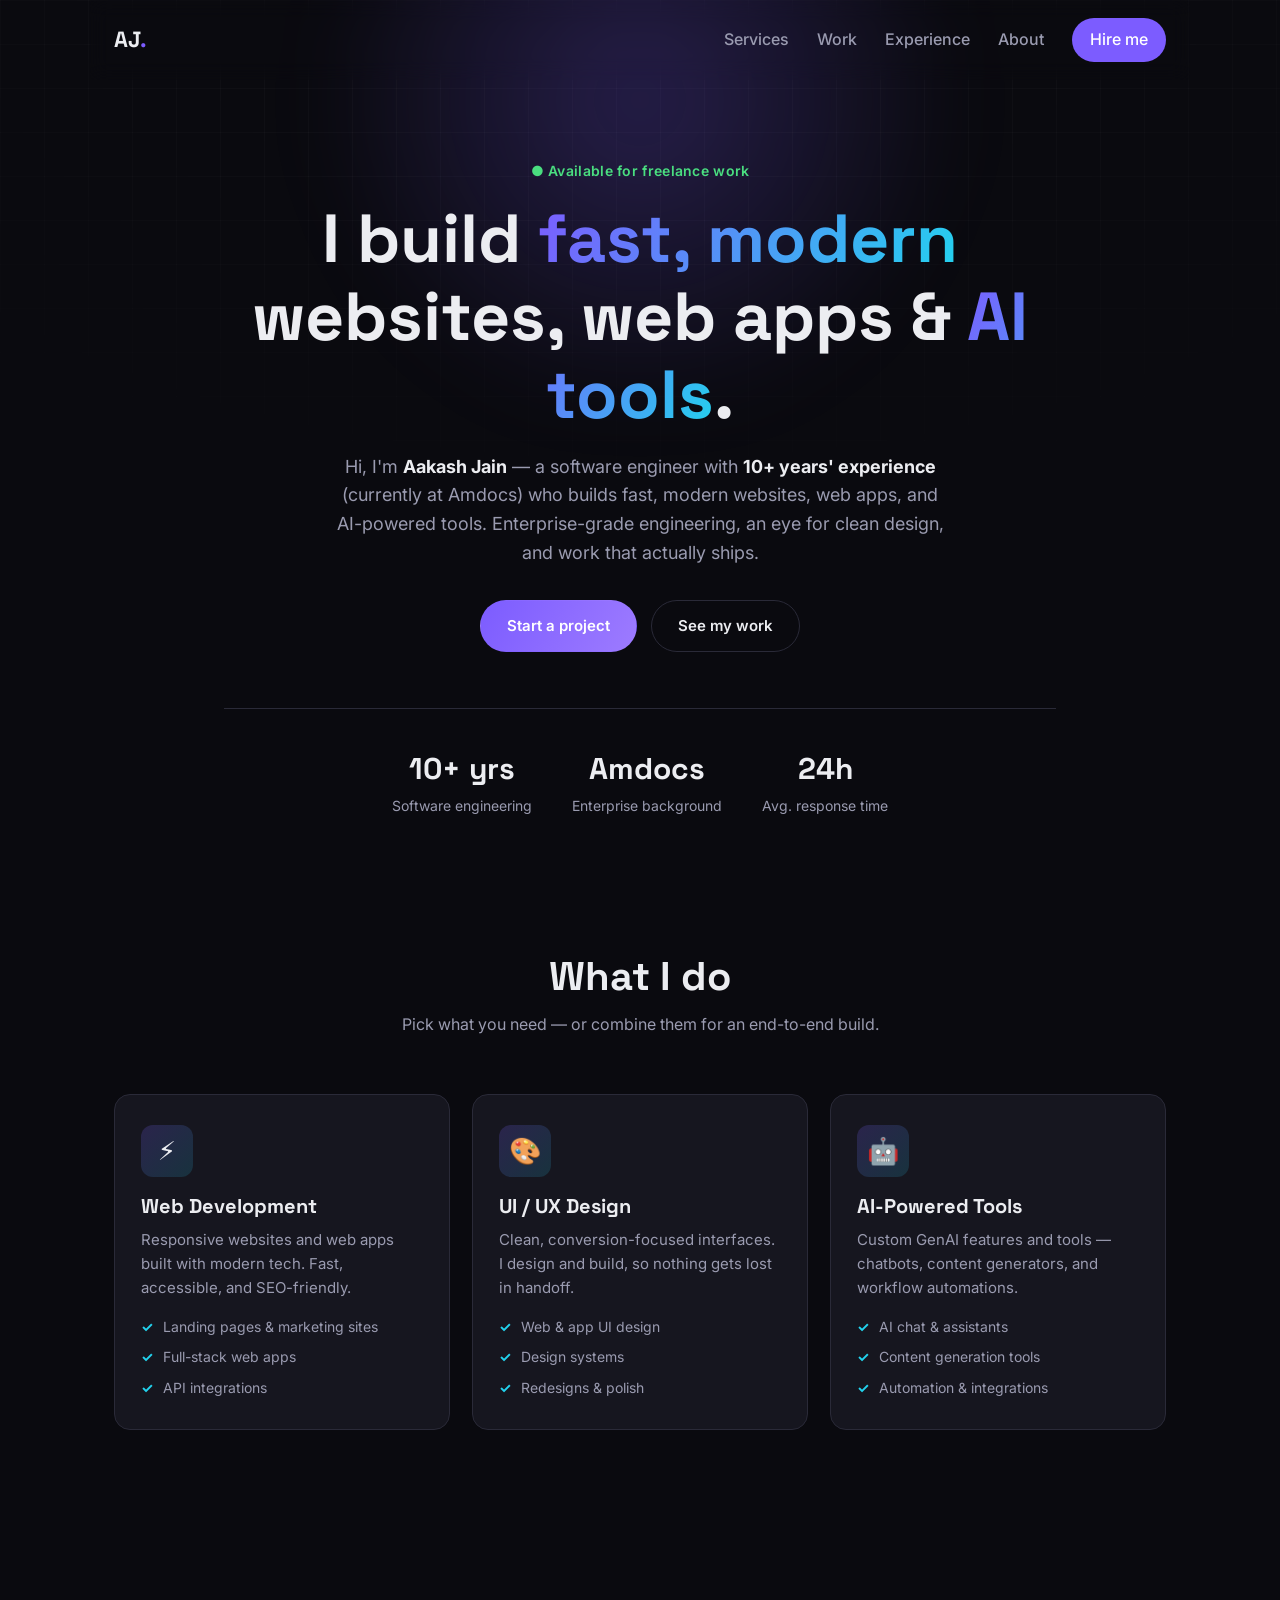
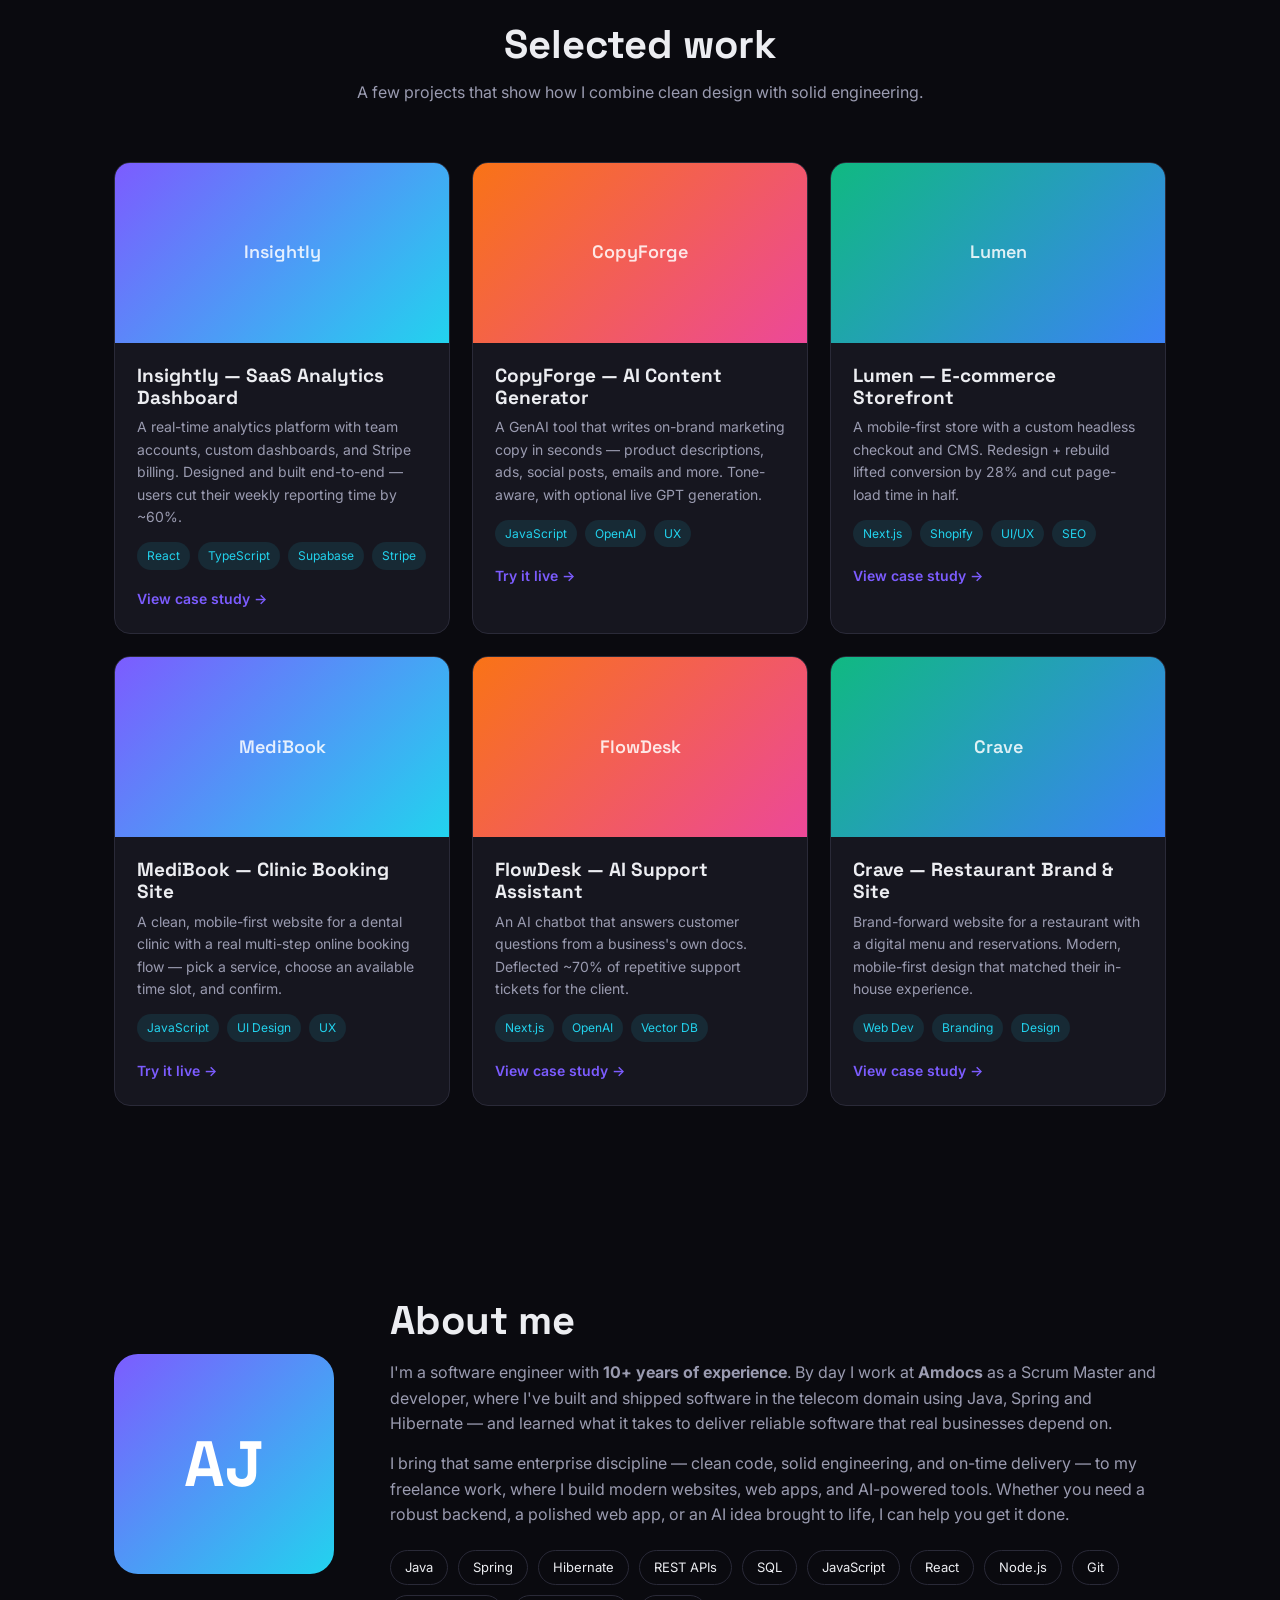
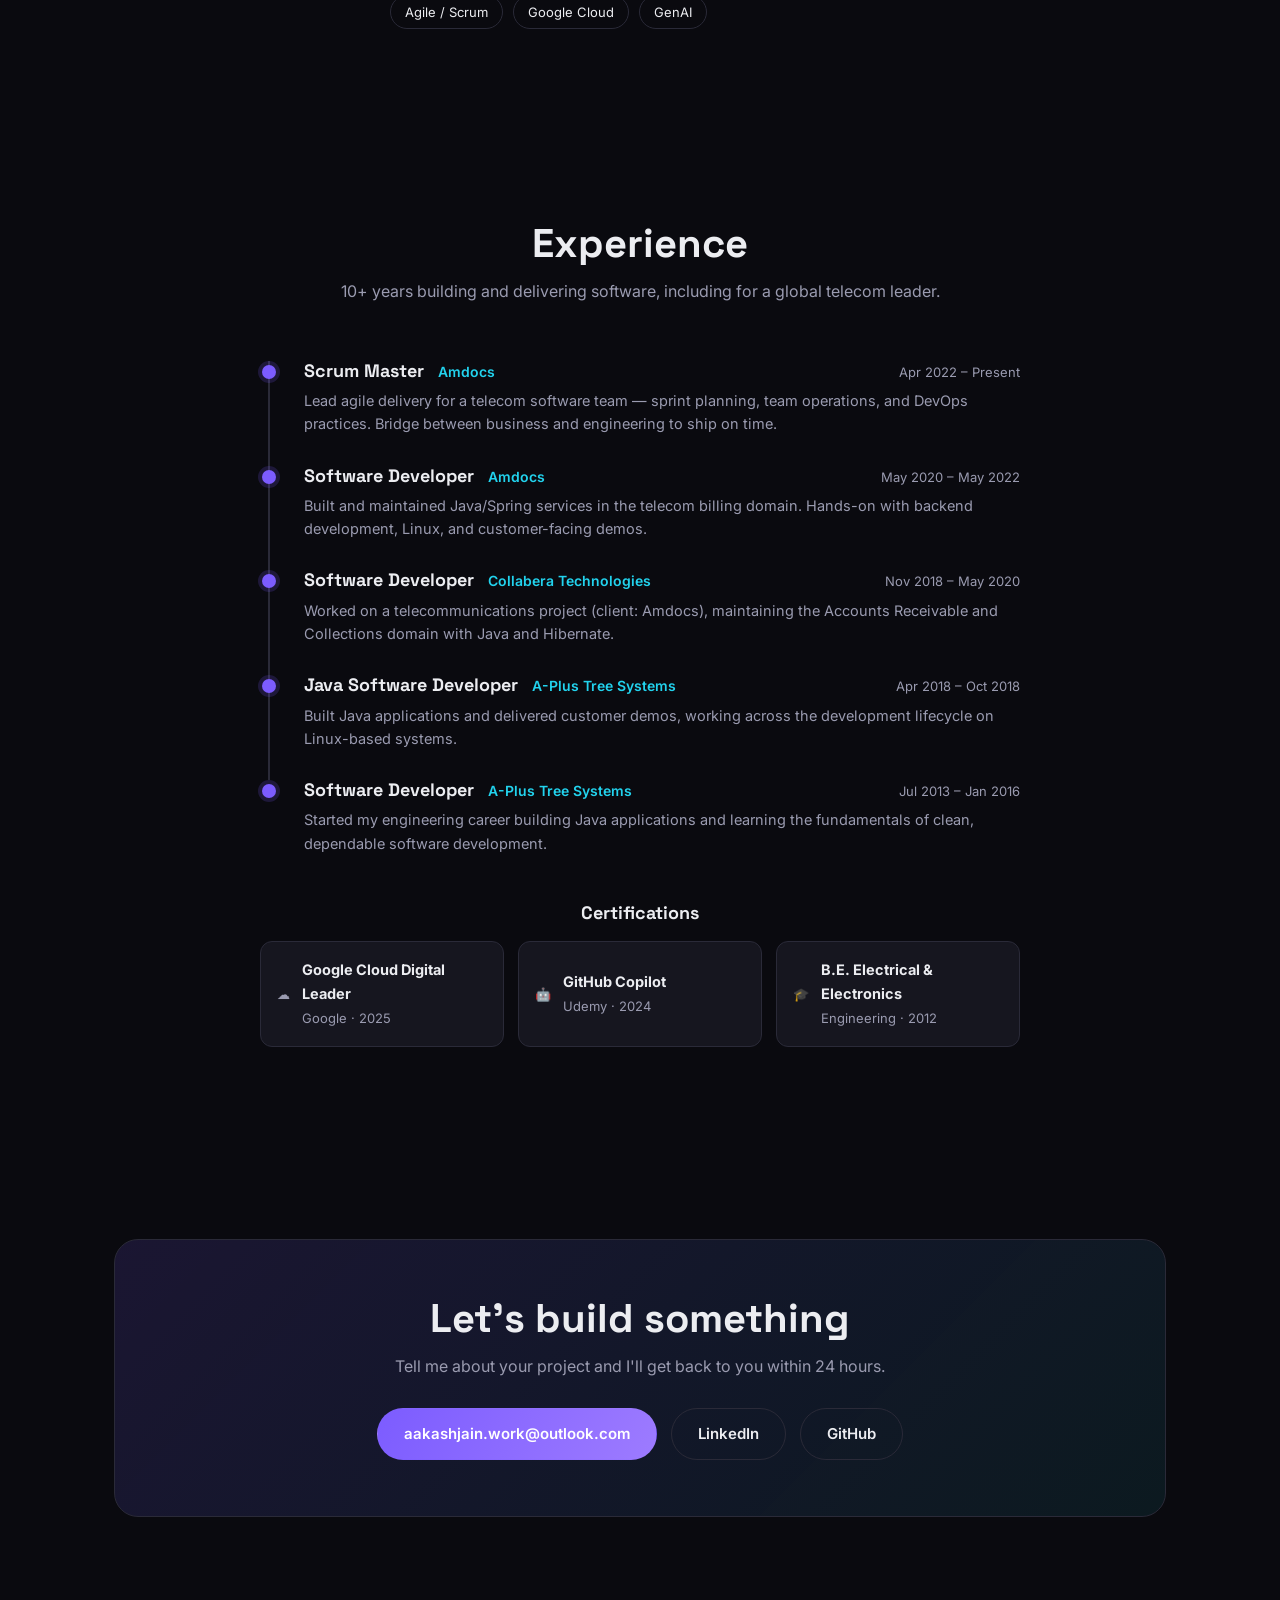
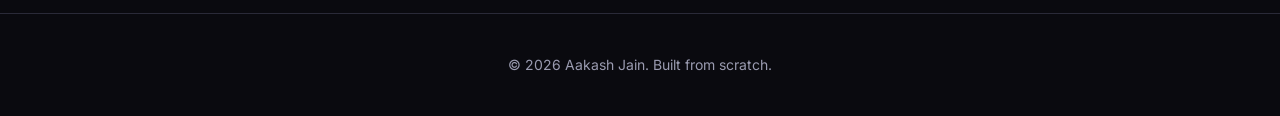
<file: index.html>
<!DOCTYPE html>
<html lang="en">
<head>
  <meta charset="UTF-8" />
  <meta name="viewport" content="width=device-width, initial-scale=1.0" />
  <title>Aakash Jain — Developer & Designer</title>
  <meta name="description" content="Aakash Jain — freelance developer and designer. I build fast, modern websites, web apps, and AI-powered tools." />

  <!-- Open Graph (for link previews when you share your portfolio) -->
  <meta property="og:title" content="Aakash Jain — Developer & Designer" />
  <meta property="og:description" content="I build fast, modern websites, web apps, and AI-powered tools." />
  <meta property="og:type" content="website" />

  <link rel="preconnect" href="https://fonts.googleapis.com" />
  <link rel="preconnect" href="https://fonts.gstatic.com" crossorigin />
  <link href="https://fonts.googleapis.com/css2?family=Inter:wght@400;500;600;700;800&family=Space+Grotesk:wght@500;600;700&display=swap" rel="stylesheet" />
  <link rel="stylesheet" href="styles.css" />
</head>
<body>
  <!-- Animated background -->
  <div class="bg-grid" aria-hidden="true"></div>
  <div class="bg-glow" aria-hidden="true"></div>

  <!-- Navbar -->
  <header class="nav">
    <a href="#top" class="nav__logo">AJ<span>.</span></a>
    <nav class="nav__links">
      <a href="#services">Services</a>
      <a href="#work">Work</a>
      <a href="#experience">Experience</a>
      <a href="#about">About</a>
      <a href="#contact" class="nav__cta">Hire me</a>
    </nav>
    <button class="nav__toggle" aria-label="Toggle menu">☰</button>
  </header>

  <main id="top">
    <!-- Hero -->
    <section class="hero">
      <p class="hero__eyebrow">● Available for freelance work</p>
      <h1 class="hero__title">
        I build <span class="grad">fast, modern</span> websites,
        web apps &amp; <span class="grad">AI tools</span>.
      </h1>
      <p class="hero__sub">
        Hi, I'm <strong>Aakash Jain</strong> — a software engineer with <strong>10+ years'
        experience</strong> (currently at Amdocs) who builds fast, modern websites, web apps,
        and AI-powered tools. Enterprise-grade engineering, an eye for clean design, and work
        that actually ships.
      </p>
      <div class="hero__actions">
        <a href="#contact" class="btn btn--primary">Start a project</a>
        <a href="#work" class="btn btn--ghost">See my work</a>
      </div>
      <div class="hero__stats">
        <div><strong>10+ yrs</strong><span>Software engineering</span></div>
        <div><strong>Amdocs</strong><span>Enterprise background</span></div>
        <div><strong>24h</strong><span>Avg. response time</span></div>
      </div>
    </section>

    <!-- Services -->
    <section id="services" class="section">
      <div class="section__head">
        <h2>What I do</h2>
        <p>Pick what you need — or combine them for an end-to-end build.</p>
      </div>
      <div class="cards">
        <article class="card">
          <div class="card__icon">⚡</div>
          <h3>Web Development</h3>
          <p>Responsive websites and web apps built with modern tech. Fast, accessible, and SEO-friendly.</p>
          <ul>
            <li>Landing pages &amp; marketing sites</li>
            <li>Full-stack web apps</li>
            <li>API integrations</li>
          </ul>
        </article>
        <article class="card">
          <div class="card__icon">🎨</div>
          <h3>UI / UX Design</h3>
          <p>Clean, conversion-focused interfaces. I design and build, so nothing gets lost in handoff.</p>
          <ul>
            <li>Web &amp; app UI design</li>
            <li>Design systems</li>
            <li>Redesigns &amp; polish</li>
          </ul>
        </article>
        <article class="card">
          <div class="card__icon">🤖</div>
          <h3>AI-Powered Tools</h3>
          <p>Custom GenAI features and tools — chatbots, content generators, and workflow automations.</p>
          <ul>
            <li>AI chat &amp; assistants</li>
            <li>Content generation tools</li>
            <li>Automation &amp; integrations</li>
          </ul>
        </article>
      </div>
    </section>

    <!-- Work -->
    <section id="work" class="section">
      <div class="section__head">
        <h2>Selected work</h2>
        <p>A few projects that show how I combine clean design with solid engineering.</p>
      </div>
      <div class="work">
        <article class="project">
          <div class="project__thumb" data-label="Insightly"></div>
          <div class="project__body">
            <h3>Insightly — SaaS Analytics Dashboard</h3>
            <p>A real-time analytics platform with team accounts, custom dashboards, and Stripe billing. Designed and built end-to-end — users cut their weekly reporting time by ~60%.</p>
            <div class="tags"><span>React</span><span>TypeScript</span><span>Supabase</span><span>Stripe</span></div>
            <a href="#" class="project__link">View case study →</a>
          </div>
        </article>
        <article class="project">
          <div class="project__thumb project__thumb--2" data-label="CopyForge"></div>
          <div class="project__body">
            <h3>CopyForge — AI Content Generator</h3>
            <p>A GenAI tool that writes on-brand marketing copy in seconds — product descriptions, ads, social posts, emails and more. Tone-aware, with optional live GPT generation.</p>
            <div class="tags"><span>JavaScript</span><span>OpenAI</span><span>UX</span></div>
            <a href="copyforge/" class="project__link">Try it live →</a>
          </div>
        </article>
        <article class="project">
          <div class="project__thumb project__thumb--3" data-label="Lumen"></div>
          <div class="project__body">
            <h3>Lumen — E-commerce Storefront</h3>
            <p>A mobile-first store with a custom headless checkout and CMS. Redesign + rebuild lifted conversion by 28% and cut page-load time in half.</p>
            <div class="tags"><span>Next.js</span><span>Shopify</span><span>UI/UX</span><span>SEO</span></div>
            <a href="#" class="project__link">View case study →</a>
          </div>
        </article>
        <article class="project">
          <div class="project__thumb" data-label="MediBook"></div>
          <div class="project__body">
            <h3>MediBook — Clinic Booking Site</h3>
            <p>A clean, mobile-first website for a dental clinic with a real multi-step online booking flow — pick a service, choose an available time slot, and confirm.</p>
            <div class="tags"><span>JavaScript</span><span>UI Design</span><span>UX</span></div>
            <a href="medibook/" class="project__link">Try it live →</a>
          </div>
        </article>
        <article class="project">
          <div class="project__thumb project__thumb--2" data-label="FlowDesk"></div>
          <div class="project__body">
            <h3>FlowDesk — AI Support Assistant</h3>
            <p>An AI chatbot that answers customer questions from a business's own docs. Deflected ~70% of repetitive support tickets for the client.</p>
            <div class="tags"><span>Next.js</span><span>OpenAI</span><span>Vector DB</span></div>
            <a href="#" class="project__link">View case study →</a>
          </div>
        </article>
        <article class="project">
          <div class="project__thumb project__thumb--3" data-label="Crave"></div>
          <div class="project__body">
            <h3>Crave — Restaurant Brand & Site</h3>
            <p>Brand-forward website for a restaurant with a digital menu and reservations. Modern, mobile-first design that matched their in-house experience.</p>
            <div class="tags"><span>Web Dev</span><span>Branding</span><span>Design</span></div>
            <a href="#" class="project__link">View case study →</a>
          </div>
        </article>
      </div>
    </section>

    <!-- About -->
    <section id="about" class="section about">
      <div class="about__photo" aria-hidden="true">AJ</div>
      <div class="about__text">
        <h2>About me</h2>
        <p>
          I'm a software engineer with <strong>10+ years of experience</strong>. By day I work
          at <strong>Amdocs</strong> as a Scrum Master and developer, where I've built and
          shipped software in the telecom domain using Java, Spring and Hibernate — and learned
          what it takes to deliver reliable software that real businesses depend on.
        </p>
        <p>
          I bring that same enterprise discipline — clean code, solid engineering, and on-time
          delivery — to my freelance work, where I build modern websites, web apps, and
          AI-powered tools. Whether you need a robust backend, a polished web app, or an AI
          idea brought to life, I can help you get it done.
        </p>
        <div class="skills">
          <span>Java</span><span>Spring</span><span>Hibernate</span><span>REST APIs</span>
          <span>SQL</span><span>JavaScript</span><span>React</span><span>Node.js</span>
          <span>Git</span><span>Agile / Scrum</span><span>Google Cloud</span><span>GenAI</span>
        </div>
      </div>
    </section>

    <!-- Experience -->
    <section id="experience" class="section">
      <div class="section__head">
        <h2>Experience</h2>
        <p>10+ years building and delivering software, including for a global telecom leader.</p>
      </div>
      <div class="timeline">
        <article class="tl">
          <div class="tl__dot"></div>
          <div class="tl__body">
            <div class="tl__head">
              <h3>Scrum Master</h3>
              <span class="tl__co">Amdocs</span>
              <span class="tl__date">Apr 2022 – Present</span>
            </div>
            <p>Lead agile delivery for a telecom software team — sprint planning, team operations, and DevOps practices. Bridge between business and engineering to ship on time.</p>
          </div>
        </article>
        <article class="tl">
          <div class="tl__dot"></div>
          <div class="tl__body">
            <div class="tl__head">
              <h3>Software Developer</h3>
              <span class="tl__co">Amdocs</span>
              <span class="tl__date">May 2020 – May 2022</span>
            </div>
            <p>Built and maintained Java/Spring services in the telecom billing domain. Hands-on with backend development, Linux, and customer-facing demos.</p>
          </div>
        </article>
        <article class="tl">
          <div class="tl__dot"></div>
          <div class="tl__body">
            <div class="tl__head">
              <h3>Software Developer</h3>
              <span class="tl__co">Collabera Technologies</span>
              <span class="tl__date">Nov 2018 – May 2020</span>
            </div>
            <p>Worked on a telecommunications project (client: Amdocs), maintaining the Accounts Receivable and Collections domain with Java and Hibernate.</p>
          </div>
        </article>
        <article class="tl">
          <div class="tl__dot"></div>
          <div class="tl__body">
            <div class="tl__head">
              <h3>Java Software Developer</h3>
              <span class="tl__co">A-Plus Tree Systems</span>
              <span class="tl__date">Apr 2018 – Oct 2018</span>
            </div>
            <p>Built Java applications and delivered customer demos, working across the development lifecycle on Linux-based systems.</p>
          </div>
        </article>
        <article class="tl">
          <div class="tl__dot"></div>
          <div class="tl__body">
            <div class="tl__head">
              <h3>Software Developer</h3>
              <span class="tl__co">A-Plus Tree Systems</span>
              <span class="tl__date">Jul 2013 – Jan 2016</span>
            </div>
            <p>Started my engineering career building Java applications and learning the fundamentals of clean, dependable software development.</p>
          </div>
        </article>
      </div>

      <div class="certs">
        <h3 class="certs__title">Certifications</h3>
        <div class="certs__grid">
          <div class="cert"><span class="cert__ic">☁️</span><div><strong>Google Cloud Digital Leader</strong><span>Google · 2025</span></div></div>
          <div class="cert"><span class="cert__ic">🤖</span><div><strong>GitHub Copilot</strong><span>Udemy · 2024</span></div></div>
          <div class="cert"><span class="cert__ic">🎓</span><div><strong>B.E. Electrical & Electronics</strong><span>Engineering · 2012</span></div></div>
        </div>
      </div>
    </section>

    <!-- Contact -->
    <section id="contact" class="section contact">
      <div class="contact__card">
        <h2>Let's build something</h2>
        <p>Tell me about your project and I'll get back to you within 24 hours.</p>
        <div class="contact__actions">
          <a href="mailto:aakashjain.work@outlook.com" class="btn btn--primary">aakashjain.work@outlook.com</a>
          <a href="https://www.linkedin.com/in/aakash-jain91/" class="btn btn--ghost" target="_blank" rel="noopener">LinkedIn</a>
          <a href="https://github.com/aakash-jain-1" class="btn btn--ghost" target="_blank" rel="noopener">GitHub</a>
        </div>
      </div>
    </section>
  </main>

  <footer class="footer">
    <p>© <span id="year"></span> Aakash Jain. Built from scratch.</p>
  </footer>

  <script src="script.js"></script>
</body>
</html>
</file>
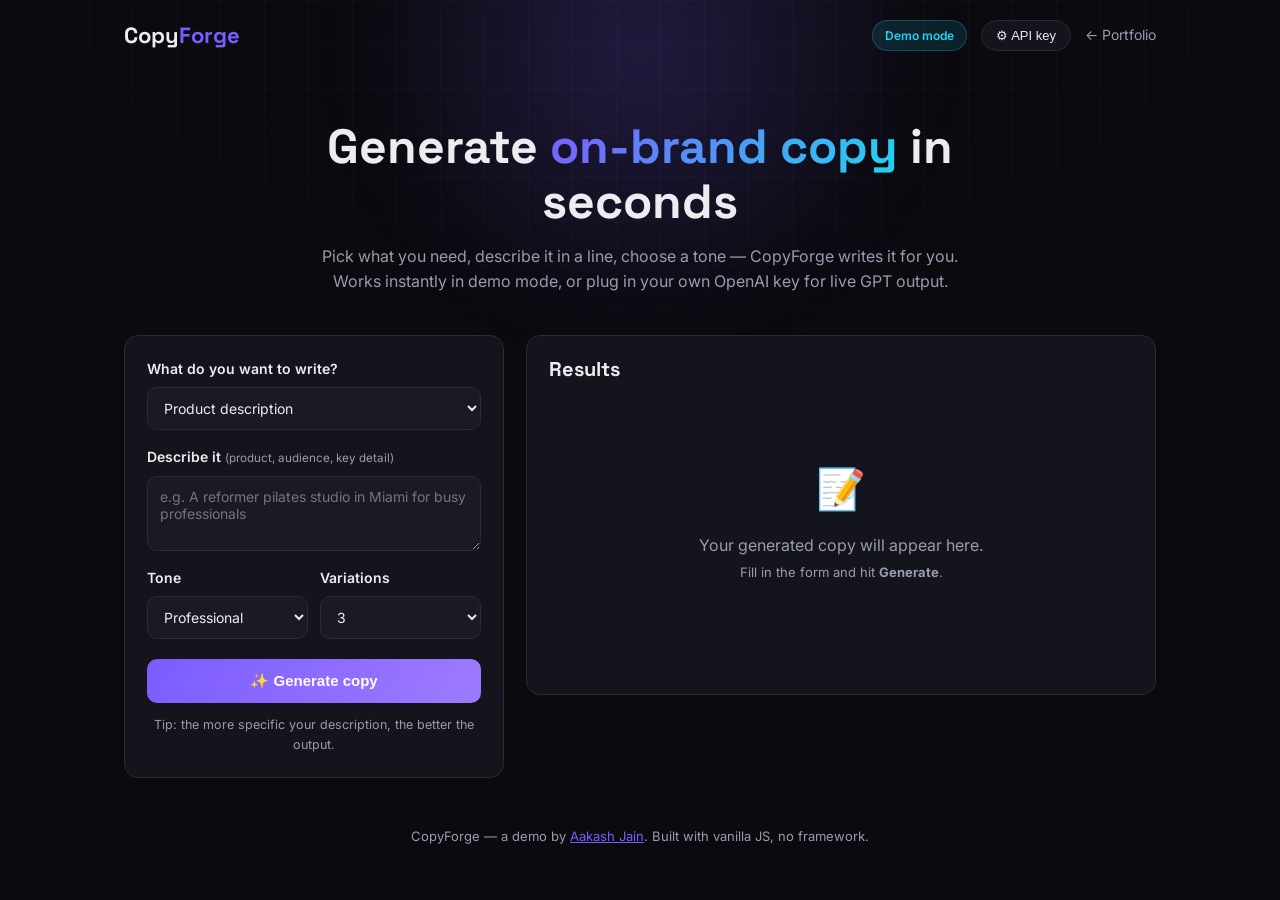
<file: copyforge/index.html>
<!DOCTYPE html>
<html lang="en">
<head>
  <meta charset="UTF-8" />
  <meta name="viewport" content="width=device-width, initial-scale=1.0" />
  <title>CopyForge — AI Marketing Copy Generator</title>
  <meta name="description" content="Generate on-brand marketing copy in seconds. Product descriptions, social posts, ads, emails and more. Built by Aakash Jain." />

  <meta property="og:title" content="CopyForge — AI Marketing Copy Generator" />
  <meta property="og:description" content="Generate on-brand marketing copy in seconds." />
  <meta property="og:type" content="website" />

  <link rel="preconnect" href="https://fonts.googleapis.com" />
  <link rel="preconnect" href="https://fonts.gstatic.com" crossorigin />
  <link href="https://fonts.googleapis.com/css2?family=Inter:wght@400;500;600;700;800&family=Space+Grotesk:wght@500;600;700&display=swap" rel="stylesheet" />
  <link rel="stylesheet" href="styles.css" />
</head>
<body>
  <div class="bg-grid" aria-hidden="true"></div>
  <div class="bg-glow" aria-hidden="true"></div>

  <header class="nav">
    <a href="../" class="nav__logo">Copy<span>Forge</span></a>
    <div class="nav__right">
      <span class="mode-pill" id="modePill">Demo mode</span>
      <button class="nav__settings" id="settingsBtn" aria-label="Settings">⚙ API key</button>
      <a href="../" class="nav__back">← Portfolio</a>
    </div>
  </header>

  <main class="wrap">
    <section class="intro">
      <h1>Generate <span class="grad">on-brand copy</span> in seconds</h1>
      <p>Pick what you need, describe it in a line, choose a tone — CopyForge writes it for you.
         Works instantly in demo mode, or plug in your own OpenAI key for live GPT output.</p>
    </section>

    <section class="app">
      <!-- Controls -->
      <form class="panel controls" id="genForm">
        <label class="field">
          <span>What do you want to write?</span>
          <select id="contentType">
            <option value="product">Product description</option>
            <option value="social">Social media post</option>
            <option value="ad">Ad / headline</option>
            <option value="email">Cold email</option>
            <option value="tagline">Tagline / slogan</option>
          </select>
        </label>

        <label class="field">
          <span>Describe it <small>(product, audience, key detail)</small></span>
          <textarea id="topic" rows="3" placeholder="e.g. A reformer pilates studio in Miami for busy professionals"></textarea>
        </label>

        <div class="field-row">
          <label class="field">
            <span>Tone</span>
            <select id="tone">
              <option value="professional">Professional</option>
              <option value="friendly">Friendly</option>
              <option value="bold">Bold</option>
              <option value="playful">Playful</option>
              <option value="luxury">Luxury</option>
            </select>
          </label>
          <label class="field">
            <span>Variations</span>
            <select id="count">
              <option value="3">3</option>
              <option value="5">5</option>
              <option value="1">1</option>
            </select>
          </label>
        </div>

        <button type="submit" class="btn-generate" id="generateBtn">✨ Generate copy</button>
        <p class="hint" id="hint">Tip: the more specific your description, the better the output.</p>
      </form>

      <!-- Output -->
      <div class="panel output">
        <div class="output__head">
          <h2>Results</h2>
          <button class="btn-ghost" id="clearBtn" hidden>Clear</button>
        </div>
        <div id="results" class="results">
          <div class="empty" id="emptyState">
            <div class="empty__icon">📝</div>
            <p>Your generated copy will appear here.</p>
            <p class="empty__sub">Fill in the form and hit <strong>Generate</strong>.</p>
          </div>
        </div>
      </div>
    </section>

    <footer class="foot">
      <p>CopyForge — a demo by <a href="../">Aakash Jain</a>. Built with vanilla JS, no framework.</p>
    </footer>
  </main>

  <!-- API key modal -->
  <div class="modal" id="modal" hidden>
    <div class="modal__card">
      <h3>Use your own OpenAI key (optional)</h3>
      <p>For live GPT-powered generation, paste an OpenAI API key. It's stored only in your
         browser (localStorage) and sent directly to OpenAI — never to any server of mine.</p>
      <input type="password" id="apiKeyInput" placeholder="sk-..." autocomplete="off" />
      <label class="model-field">
        <span>Model</span>
        <select id="modelSelect">
          <option value="gpt-4o-mini">gpt-4o-mini (fast, cheap)</option>
          <option value="gpt-4o">gpt-4o</option>
        </select>
      </label>
      <div class="modal__actions">
        <button class="btn-ghost" id="clearKeyBtn">Remove key</button>
        <div>
          <button class="btn-ghost" id="cancelKeyBtn">Cancel</button>
          <button class="btn-generate sm" id="saveKeyBtn">Save</button>
        </div>
      </div>
      <p class="modal__note">No key? No problem — demo mode generates great copy locally for free.</p>
    </div>
  </div>

  <script src="app.js"></script>
</body>
</html>
</file>
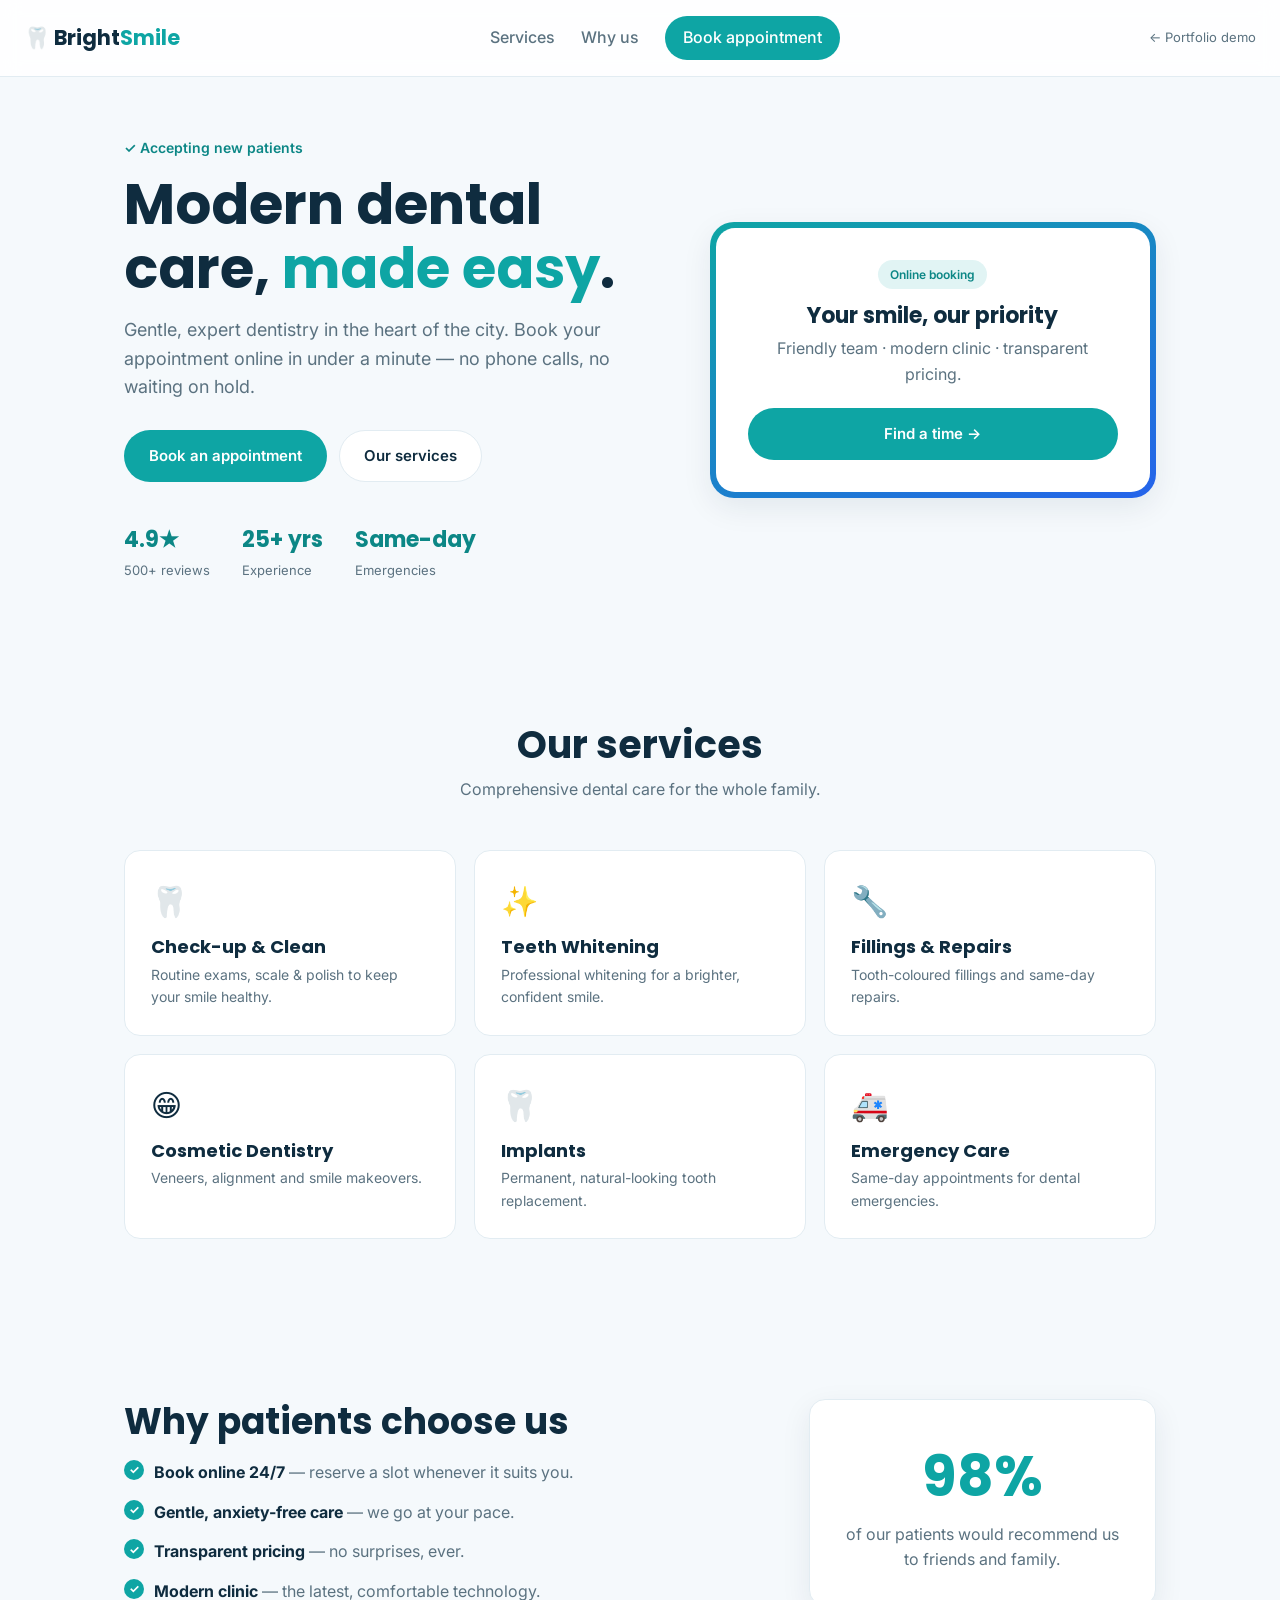
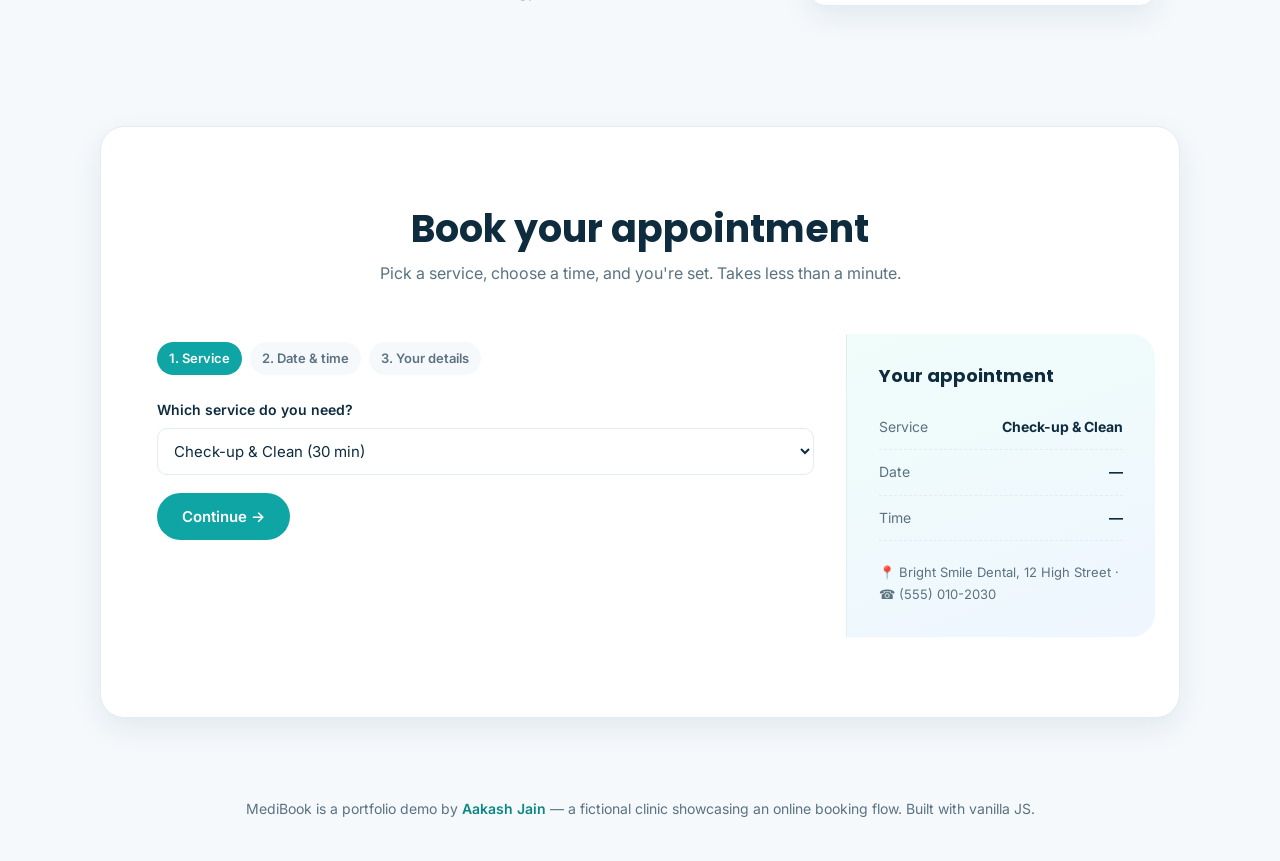
<file: medibook/index.html>
<!DOCTYPE html>
<html lang="en">
<head>
  <meta charset="UTF-8" />
  <meta name="viewport" content="width=device-width, initial-scale=1.0" />
  <title>MediBook — Bright Smile Dental Clinic</title>
  <meta name="description" content="MediBook — a modern clinic website with online appointment booking. Demo by Aakash Jain." />

  <meta property="og:title" content="MediBook — Modern Clinic Booking Demo" />
  <meta property="og:description" content="A clean clinic website with real online appointment booking." />
  <meta property="og:type" content="website" />

  <link rel="preconnect" href="https://fonts.googleapis.com" />
  <link rel="preconnect" href="https://fonts.gstatic.com" crossorigin />
  <link href="https://fonts.googleapis.com/css2?family=Inter:wght@400;500;600;700;800&family=Poppins:wght@500;600;700&display=swap" rel="stylesheet" />
  <link rel="stylesheet" href="styles.css" />
</head>
<body>
  <header class="nav">
    <a href="#top" class="nav__logo">🦷 Bright<span>Smile</span></a>
    <nav class="nav__links">
      <a href="#services">Services</a>
      <a href="#why">Why us</a>
      <a href="#book" class="nav__cta">Book appointment</a>
    </nav>
    <a href="../" class="nav__demo">← Portfolio demo</a>
  </header>

  <main id="top">
    <section class="hero">
      <div class="hero__text">
        <p class="hero__eyebrow">✓ Accepting new patients</p>
        <h1>Modern dental care, <span class="accent">made easy</span>.</h1>
        <p class="hero__sub">
          Gentle, expert dentistry in the heart of the city. Book your appointment online
          in under a minute — no phone calls, no waiting on hold.
        </p>
        <div class="hero__actions">
          <a href="#book" class="btn btn--primary">Book an appointment</a>
          <a href="#services" class="btn btn--ghost">Our services</a>
        </div>
        <div class="hero__trust">
          <div><strong>4.9★</strong><span>500+ reviews</span></div>
          <div><strong>25+ yrs</strong><span>Experience</span></div>
          <div><strong>Same-day</strong><span>Emergencies</span></div>
        </div>
      </div>
      <div class="hero__card">
        <div class="hero__card-inner">
          <span class="hero__card-badge">Online booking</span>
          <h3>Your smile, our priority</h3>
          <p>Friendly team · modern clinic · transparent pricing.</p>
          <a href="#book" class="btn btn--primary btn--block">Find a time →</a>
        </div>
      </div>
    </section>

    <section id="services" class="section">
      <div class="section__head">
        <h2>Our services</h2>
        <p>Comprehensive dental care for the whole family.</p>
      </div>
      <div class="services">
        <div class="service"><div class="service__ic">🦷</div><h3>Check-up & Clean</h3><p>Routine exams, scale & polish to keep your smile healthy.</p></div>
        <div class="service"><div class="service__ic">✨</div><h3>Teeth Whitening</h3><p>Professional whitening for a brighter, confident smile.</p></div>
        <div class="service"><div class="service__ic">🔧</div><h3>Fillings & Repairs</h3><p>Tooth-coloured fillings and same-day repairs.</p></div>
        <div class="service"><div class="service__ic">😁</div><h3>Cosmetic Dentistry</h3><p>Veneers, alignment and smile makeovers.</p></div>
        <div class="service"><div class="service__ic">🦷</div><h3>Implants</h3><p>Permanent, natural-looking tooth replacement.</p></div>
        <div class="service"><div class="service__ic">🚑</div><h3>Emergency Care</h3><p>Same-day appointments for dental emergencies.</p></div>
      </div>
    </section>

    <section id="why" class="section why">
      <div class="why__text">
        <h2>Why patients choose us</h2>
        <ul>
          <li><strong>Book online 24/7</strong> — reserve a slot whenever it suits you.</li>
          <li><strong>Gentle, anxiety-free care</strong> — we go at your pace.</li>
          <li><strong>Transparent pricing</strong> — no surprises, ever.</li>
          <li><strong>Modern clinic</strong> — the latest, comfortable technology.</li>
        </ul>
      </div>
      <div class="why__stat">
        <div class="why__big">98%</div>
        <p>of our patients would recommend us to friends and family.</p>
      </div>
    </section>

    <!-- Booking -->
    <section id="book" class="section book">
      <div class="section__head">
        <h2>Book your appointment</h2>
        <p>Pick a service, choose a time, and you're set. Takes less than a minute.</p>
      </div>

      <div class="booking">
        <form id="bookingForm" class="booking__form">
          <div class="steps" id="steps">
            <span class="step active" data-step="1">1. Service</span>
            <span class="step" data-step="2">2. Date & time</span>
            <span class="step" data-step="3">3. Your details</span>
          </div>

          <!-- Step 1 -->
          <div class="bstep" data-step="1">
            <label class="field">
              <span>Which service do you need?</span>
              <select id="service">
                <option value="Check-up & Clean">Check-up & Clean (30 min)</option>
                <option value="Teeth Whitening">Teeth Whitening (45 min)</option>
                <option value="Fillings & Repairs">Fillings & Repairs (45 min)</option>
                <option value="Cosmetic Consultation">Cosmetic Consultation (30 min)</option>
                <option value="Implant Consultation">Implant Consultation (30 min)</option>
                <option value="Emergency Appointment">Emergency Appointment (ASAP)</option>
              </select>
            </label>
            <button type="button" class="btn btn--primary" data-next="2">Continue →</button>
          </div>

          <!-- Step 2 -->
          <div class="bstep" data-step="2" hidden>
            <label class="field">
              <span>Choose a date</span>
              <input type="date" id="date" />
            </label>
            <div class="field">
              <span>Available times</span>
              <div class="slots" id="slots"></div>
            </div>
            <div class="bstep__nav">
              <button type="button" class="btn btn--ghost" data-back="1">← Back</button>
              <button type="button" class="btn btn--primary" data-next="3" id="toStep3" disabled>Continue →</button>
            </div>
          </div>

          <!-- Step 3 -->
          <div class="bstep" data-step="3" hidden>
            <label class="field"><span>Full name</span><input type="text" id="name" placeholder="Jane Smith" /></label>
            <label class="field"><span>Email</span><input type="email" id="email" placeholder="jane@email.com" /></label>
            <label class="field"><span>Phone</span><input type="tel" id="phone" placeholder="+1 555 123 4567" /></label>
            <label class="field"><span>Notes (optional)</span><textarea id="notes" rows="2" placeholder="Anything we should know?"></textarea></label>
            <div class="bstep__nav">
              <button type="button" class="btn btn--ghost" data-back="2">← Back</button>
              <button type="submit" class="btn btn--primary">Confirm booking ✓</button>
            </div>
          </div>
        </form>

        <!-- Summary / confirmation -->
        <aside class="booking__summary" id="summary">
          <h3>Your appointment</h3>
          <div class="summary__row"><span>Service</span><strong id="sumService">—</strong></div>
          <div class="summary__row"><span>Date</span><strong id="sumDate">—</strong></div>
          <div class="summary__row"><span>Time</span><strong id="sumTime">—</strong></div>
          <div class="summary__note">📍 Bright Smile Dental, 12 High Street · ☎ (555) 010-2030</div>
        </aside>
      </div>
    </section>
  </main>

  <!-- Confirmation modal -->
  <div class="modal" id="confirmModal">
    <div class="modal__card">
      <div class="modal__check">✓</div>
      <h3>Appointment confirmed!</h3>
      <p id="confirmText">We've booked your appointment.</p>
      <p class="modal__sub">A confirmation has been sent to your email. (Demo — no real email is sent.)</p>
      <button class="btn btn--primary" id="closeModal">Done</button>
    </div>
  </div>

  <footer class="footer">
    <p>MediBook is a portfolio demo by <a href="../">Aakash Jain</a> — a fictional clinic showcasing an online booking flow. Built with vanilla JS.</p>
  </footer>

  <script src="app.js"></script>
</body>
</html>
</file>
<file: styles.css>
:root {
  --bg: #0a0a0f;
  --bg-soft: #12121a;
  --card: #16161f;
  --border: #26263300;
  --border-visible: #2a2a38;
  --text: #ecedf1;
  --muted: #9a9bb0;
  --brand: #7c5cff;
  --brand-2: #22d3ee;
  --radius: 16px;
  --max: 1100px;
}

* { margin: 0; padding: 0; box-sizing: border-box; }

html { scroll-behavior: smooth; }

body {
  font-family: "Inter", system-ui, -apple-system, sans-serif;
  background: var(--bg);
  color: var(--text);
  line-height: 1.6;
  overflow-x: hidden;
}

h1, h2, h3 { font-family: "Space Grotesk", "Inter", sans-serif; line-height: 1.15; }

a { color: inherit; text-decoration: none; }

.grad {
  background: linear-gradient(120deg, var(--brand), var(--brand-2));
  -webkit-background-clip: text;
  background-clip: text;
  -webkit-text-fill-color: transparent;
}

/* Background decoration */
.bg-grid {
  position: fixed; inset: 0; z-index: -2;
  background-image:
    linear-gradient(rgba(255,255,255,.025) 1px, transparent 1px),
    linear-gradient(90deg, rgba(255,255,255,.025) 1px, transparent 1px);
  background-size: 44px 44px;
  mask-image: radial-gradient(ellipse 80% 60% at 50% 0%, #000 40%, transparent 100%);
}
.bg-glow {
  position: fixed; top: -200px; left: 50%; transform: translateX(-50%);
  width: 900px; height: 600px; z-index: -1;
  background: radial-gradient(circle at center, rgba(124,92,255,.25), transparent 60%);
  filter: blur(40px); pointer-events: none;
}

/* Layout helpers */
.section { max-width: var(--max); margin: 0 auto; padding: 96px 24px; }
.section__head { text-align: center; max-width: 620px; margin: 0 auto 56px; }
.section__head h2 { font-size: clamp(28px, 4vw, 40px); }
.section__head p { color: var(--muted); margin-top: 12px; }

/* Navbar */
.nav {
  position: sticky; top: 0; z-index: 50;
  display: flex; align-items: center; justify-content: space-between;
  max-width: var(--max); margin: 0 auto; padding: 18px 24px;
  backdrop-filter: blur(10px);
}
.nav__logo { font-family: "Space Grotesk"; font-weight: 700; font-size: 22px; }
.nav__logo span { color: var(--brand); }
.nav__links { display: flex; align-items: center; gap: 28px; }
.nav__links a { color: var(--muted); font-weight: 500; transition: color .2s; }
.nav__links a:hover { color: var(--text); }
.nav__cta {
  background: var(--brand); color: #fff !important;
  padding: 9px 18px; border-radius: 999px; font-weight: 600;
}
.nav__cta:hover { opacity: .9; }
.nav__toggle { display: none; background: none; border: none; color: var(--text); font-size: 24px; cursor: pointer; }

/* Hero */
.hero { max-width: 880px; margin: 0 auto; padding: 80px 24px 40px; text-align: center; }
.hero__eyebrow { color: #4ade80; font-weight: 600; font-size: 14px; letter-spacing: .3px; }
.hero__title { font-size: clamp(36px, 6.5vw, 68px); font-weight: 800; margin: 18px 0; }
.hero__sub { color: var(--muted); font-size: 18px; max-width: 620px; margin: 0 auto 32px; }
.hero__sub strong { color: var(--text); }
.hero__actions { display: flex; gap: 14px; justify-content: center; flex-wrap: wrap; }
.hero__stats {
  display: flex; gap: 40px; justify-content: center; flex-wrap: wrap;
  margin-top: 56px; padding-top: 36px; border-top: 1px solid var(--border-visible);
}
.hero__stats strong { display: block; font-size: 30px; font-family: "Space Grotesk"; }
.hero__stats span { color: var(--muted); font-size: 14px; }

/* Buttons */
.btn {
  display: inline-block; padding: 13px 26px; border-radius: 999px;
  font-weight: 600; font-size: 15px; transition: transform .15s, opacity .2s, background .2s;
  border: 1px solid transparent;
}
.btn:hover { transform: translateY(-2px); }
.btn--primary { background: linear-gradient(120deg, var(--brand), #9d7bff); color: #fff; }
.btn--ghost { border-color: var(--border-visible); color: var(--text); }
.btn--ghost:hover { background: var(--card); }

/* Cards (services) */
.cards { display: grid; grid-template-columns: repeat(3, 1fr); gap: 22px; }
.card {
  background: var(--card); border: 1px solid var(--border-visible);
  border-radius: var(--radius); padding: 30px 26px; transition: transform .2s, border-color .2s;
}
.card:hover { transform: translateY(-6px); border-color: var(--brand); }
.card__icon {
  width: 52px; height: 52px; display: grid; place-items: center;
  font-size: 26px; border-radius: 12px; margin-bottom: 18px;
  background: linear-gradient(135deg, rgba(124,92,255,.2), rgba(34,211,238,.15));
}
.card h3 { font-size: 20px; margin-bottom: 10px; }
.card p { color: var(--muted); font-size: 15px; margin-bottom: 16px; }
.card ul { list-style: none; display: flex; flex-direction: column; gap: 8px; }
.card li { color: var(--muted); font-size: 14px; padding-left: 22px; position: relative; }
.card li::before { content: "✓"; position: absolute; left: 0; color: var(--brand-2); font-weight: 700; }

/* Work */
.work { display: grid; grid-template-columns: repeat(3, 1fr); gap: 22px; }
.project {
  background: var(--card); border: 1px solid var(--border-visible);
  border-radius: var(--radius); overflow: hidden; transition: transform .2s, border-color .2s;
}
.project:hover { transform: translateY(-6px); border-color: var(--brand); }
.project__thumb {
  height: 180px; position: relative;
  background: linear-gradient(135deg, #7c5cff, #22d3ee);
}
.project__thumb--2 { background: linear-gradient(135deg, #f97316, #ec4899); }
.project__thumb--3 { background: linear-gradient(135deg, #10b981, #3b82f6); }
.project__thumb::after {
  content: attr(data-label); position: absolute; inset: 0;
  display: grid; place-items: center; color: rgba(255,255,255,.85);
  font-family: "Space Grotesk"; font-weight: 600; font-size: 18px;
}
.project__body { padding: 22px; }
.project__body h3 { font-size: 19px; margin-bottom: 8px; }
.project__body p { color: var(--muted); font-size: 14px; margin-bottom: 14px; }
.tags { display: flex; flex-wrap: wrap; gap: 8px; margin-bottom: 16px; }
.tags span {
  font-size: 12px; color: var(--brand-2); background: rgba(34,211,238,.1);
  padding: 4px 10px; border-radius: 999px;
}
.project__link { color: var(--brand); font-weight: 600; font-size: 14px; }

/* About */
.about { display: flex; gap: 56px; align-items: center; flex-wrap: wrap; }
.about__photo {
  flex: 0 0 220px; height: 220px; border-radius: 24px;
  background: linear-gradient(135deg, var(--brand), var(--brand-2));
  display: grid; place-items: center; font-family: "Space Grotesk";
  font-size: 64px; font-weight: 700; color: #fff;
}
.about__text { flex: 1; min-width: 280px; }
.about__text h2 { font-size: clamp(28px, 4vw, 40px); margin-bottom: 16px; }
.about__text p { color: var(--muted); margin-bottom: 14px; }
.skills { display: flex; flex-wrap: wrap; gap: 10px; margin-top: 22px; }
.skills span {
  font-size: 13px; padding: 6px 14px; border-radius: 999px;
  border: 1px solid var(--border-visible); color: var(--text);
}

/* Experience timeline */
.timeline { max-width: 760px; margin: 0 auto; position: relative; padding-left: 8px; }
.tl { position: relative; padding: 0 0 30px 34px; border-left: 2px solid var(--border-visible); }
.tl:last-child { border-left-color: transparent; padding-bottom: 0; }
.tl__dot {
  position: absolute; left: -8px; top: 4px; width: 14px; height: 14px; border-radius: 50%;
  background: var(--brand); box-shadow: 0 0 0 4px rgba(124,92,255,.18);
}
.tl__head { display: flex; flex-wrap: wrap; align-items: baseline; gap: 8px 14px; margin-bottom: 6px; }
.tl__head h3 { font-size: 18px; }
.tl__co { color: var(--brand-2); font-weight: 600; font-size: 14px; }
.tl__date { color: var(--muted); font-size: 13px; margin-left: auto; }
.tl__body p { color: var(--muted); font-size: 14.5px; }

/* Certifications */
.certs { max-width: 760px; margin: 48px auto 0; }
.certs__title { font-size: 18px; margin-bottom: 18px; text-align: center; }
.certs__grid { display: grid; grid-template-columns: repeat(3, 1fr); gap: 14px; }
.cert {
  display: flex; align-items: center; gap: 12px; background: var(--card);
  border: 1px solid var(--border-visible); border-radius: 12px; padding: 16px;
}
.cert__ic { font-size: 26px; }
.cert strong { display: block; font-size: 14.5px; }
.cert span { color: var(--muted); font-size: 13px; }

@media (max-width: 700px) {
  .certs__grid { grid-template-columns: 1fr; }
  .tl__date { margin-left: 0; width: 100%; }
}

/* Contact */
.contact__card {
  background: linear-gradient(135deg, rgba(124,92,255,.15), rgba(34,211,238,.08));
  border: 1px solid var(--border-visible); border-radius: 24px;
  padding: 56px 32px; text-align: center;
}
.contact__card h2 { font-size: clamp(28px, 4vw, 40px); }
.contact__card p { color: var(--muted); margin: 12px 0 28px; }
.contact__actions { display: flex; gap: 14px; justify-content: center; flex-wrap: wrap; }

/* Footer */
.footer { text-align: center; padding: 40px 24px; color: var(--muted); font-size: 14px; border-top: 1px solid var(--border-visible); }

/* Responsive */
@media (max-width: 860px) {
  .cards, .work { grid-template-columns: 1fr; }
  .nav__links { display: none; }
  .nav__toggle { display: block; }
  .nav__links.open {
    display: flex; flex-direction: column; position: absolute; top: 64px; right: 24px;
    background: var(--card); padding: 18px; border-radius: 14px; border: 1px solid var(--border-visible); gap: 16px;
  }
}

/* Reveal on scroll */
.reveal { opacity: 0; transform: translateY(24px); transition: opacity .6s ease, transform .6s ease; }
.reveal.visible { opacity: 1; transform: none; }
</file>
<file: copyforge/styles.css>
:root {
  --bg: #0a0a0f;
  --card: #14141d;
  --card-2: #1a1a25;
  --border: #2a2a38;
  --text: #ecedf1;
  --muted: #9a9bb0;
  --brand: #7c5cff;
  --brand-2: #22d3ee;
  --radius: 14px;
}

* { margin: 0; padding: 0; box-sizing: border-box; }
html { scroll-behavior: smooth; }
body {
  font-family: "Inter", system-ui, sans-serif;
  background: var(--bg);
  color: var(--text);
  line-height: 1.6;
  min-height: 100vh;
}
h1, h2, h3 { font-family: "Space Grotesk", "Inter", sans-serif; line-height: 1.15; }
a { color: inherit; }
.grad {
  background: linear-gradient(120deg, var(--brand), var(--brand-2));
  -webkit-background-clip: text; background-clip: text; -webkit-text-fill-color: transparent;
}

.bg-grid {
  position: fixed; inset: 0; z-index: -2;
  background-image:
    linear-gradient(rgba(255,255,255,.025) 1px, transparent 1px),
    linear-gradient(90deg, rgba(255,255,255,.025) 1px, transparent 1px);
  background-size: 44px 44px;
  mask-image: radial-gradient(ellipse 80% 50% at 50% 0%, #000 40%, transparent 100%);
}
.bg-glow {
  position: fixed; top: -200px; left: 50%; transform: translateX(-50%);
  width: 800px; height: 500px; z-index: -1;
  background: radial-gradient(circle, rgba(124,92,255,.22), transparent 60%);
  filter: blur(40px);
}

/* Nav */
.nav {
  display: flex; align-items: center; justify-content: space-between;
  max-width: 1080px; margin: 0 auto; padding: 18px 24px;
}
.nav__logo { font-family: "Space Grotesk"; font-weight: 700; font-size: 22px; text-decoration: none; }
.nav__logo span { color: var(--brand); }
.nav__right { display: flex; align-items: center; gap: 14px; }
.mode-pill {
  font-size: 12px; font-weight: 600; padding: 5px 12px; border-radius: 999px;
  background: rgba(34,211,238,.12); color: var(--brand-2); border: 1px solid rgba(34,211,238,.25);
}
.mode-pill.live { background: rgba(74,222,128,.12); color: #4ade80; border-color: rgba(74,222,128,.3); }
.nav__settings {
  background: var(--card); color: var(--text); border: 1px solid var(--border);
  padding: 7px 14px; border-radius: 999px; font-size: 13px; font-weight: 500; cursor: pointer;
}
.nav__settings:hover { border-color: var(--brand); }
.nav__back { color: var(--muted); text-decoration: none; font-size: 14px; }
.nav__back:hover { color: var(--text); }

/* Layout */
.wrap { max-width: 1080px; margin: 0 auto; padding: 24px; }
.intro { text-align: center; max-width: 640px; margin: 24px auto 40px; }
.intro h1 { font-size: clamp(30px, 5vw, 48px); font-weight: 800; }
.intro p { color: var(--muted); margin-top: 14px; }

.app { display: grid; grid-template-columns: 380px 1fr; gap: 22px; align-items: start; }
.panel {
  background: var(--card); border: 1px solid var(--border);
  border-radius: var(--radius); padding: 22px;
}

/* Controls */
.controls { position: sticky; top: 20px; }
.field { display: flex; flex-direction: column; gap: 7px; margin-bottom: 16px; }
.field > span { font-size: 14px; font-weight: 600; }
.field > span small { color: var(--muted); font-weight: 400; }
.field-row { display: grid; grid-template-columns: 1fr 1fr; gap: 12px; }
select, textarea, input[type="password"] {
  background: var(--card-2); border: 1px solid var(--border); color: var(--text);
  border-radius: 10px; padding: 11px 12px; font-family: inherit; font-size: 14px; width: 100%;
  transition: border-color .2s;
}
select:focus, textarea:focus, input:focus { outline: none; border-color: var(--brand); }
textarea { resize: vertical; }

.btn-generate {
  width: 100%; margin-top: 4px; padding: 13px; border: none; border-radius: 10px;
  background: linear-gradient(120deg, var(--brand), #9d7bff); color: #fff;
  font-weight: 700; font-size: 15px; cursor: pointer; transition: transform .15s, opacity .2s;
}
.btn-generate:hover { transform: translateY(-2px); }
.btn-generate:disabled { opacity: .6; cursor: not-allowed; transform: none; }
.btn-generate.sm { width: auto; padding: 9px 18px; font-size: 14px; }
.hint { color: var(--muted); font-size: 12.5px; margin-top: 12px; text-align: center; }

/* Output */
.output { min-height: 360px; }
.output__head { display: flex; align-items: center; justify-content: space-between; margin-bottom: 16px; }
.output__head h2 { font-size: 20px; }
.btn-ghost {
  background: transparent; border: 1px solid var(--border); color: var(--text);
  padding: 7px 14px; border-radius: 8px; font-size: 13px; cursor: pointer; font-family: inherit;
}
.btn-ghost:hover { border-color: var(--brand); }

.results { display: flex; flex-direction: column; gap: 14px; }
.empty { text-align: center; padding: 60px 20px; color: var(--muted); }
.empty__icon { font-size: 40px; margin-bottom: 12px; }
.empty__sub { font-size: 13px; margin-top: 4px; }

.result-card {
  background: var(--card-2); border: 1px solid var(--border); border-radius: 12px;
  padding: 16px 18px; animation: fade .35s ease;
}
.result-card__text { white-space: pre-wrap; font-size: 15px; }
.result-card__bar { display: flex; justify-content: flex-end; gap: 8px; margin-top: 12px; }
.copy-btn {
  background: transparent; border: 1px solid var(--border); color: var(--muted);
  padding: 5px 12px; border-radius: 7px; font-size: 12.5px; cursor: pointer; font-family: inherit;
}
.copy-btn:hover { color: var(--text); border-color: var(--brand); }
.copy-btn.copied { color: #4ade80; border-color: rgba(74,222,128,.4); }

.loading { display: flex; gap: 8px; justify-content: center; padding: 50px; }
.loading span {
  width: 10px; height: 10px; border-radius: 50%; background: var(--brand);
  animation: bounce 1s infinite ease-in-out;
}
.loading span:nth-child(2) { animation-delay: .15s; background: #9d7bff; }
.loading span:nth-child(3) { animation-delay: .3s; background: var(--brand-2); }

@keyframes bounce { 0%, 80%, 100% { transform: scale(.6); opacity: .5; } 40% { transform: scale(1); opacity: 1; } }
@keyframes fade { from { opacity: 0; transform: translateY(8px); } to { opacity: 1; transform: none; } }

.foot { text-align: center; color: var(--muted); font-size: 13px; margin: 48px 0 24px; }
.foot a { color: var(--brand); }

/* Modal */
.modal {
  position: fixed; inset: 0; background: rgba(0,0,0,.6); backdrop-filter: blur(4px);
  display: grid; place-items: center; z-index: 100; padding: 20px;
}
.modal[hidden] { display: none; }
.modal__card {
  background: var(--card); border: 1px solid var(--border); border-radius: 16px;
  padding: 28px; max-width: 460px; width: 100%;
}
.modal__card h3 { font-size: 20px; margin-bottom: 10px; }
.modal__card > p { color: var(--muted); font-size: 14px; margin-bottom: 16px; }
.modal__card input { margin-bottom: 14px; }
.model-field { display: flex; flex-direction: column; gap: 6px; font-size: 14px; font-weight: 600; margin-bottom: 18px; }
.modal__actions { display: flex; align-items: center; justify-content: space-between; gap: 10px; }
.modal__actions > div { display: flex; gap: 10px; }
.modal__note { color: var(--muted); font-size: 12.5px; margin-top: 16px; text-align: center; }

@media (max-width: 820px) {
  .app { grid-template-columns: 1fr; }
  .controls { position: static; }
}
</file>
<file: medibook/styles.css>
:root {
  --bg: #f5f9fc;
  --surface: #ffffff;
  --ink: #0f2c3f;
  --muted: #5b7280;
  --brand: #0ea5a4;
  --brand-dark: #0c8786;
  --accent: #2563eb;
  --border: #e2ecf2;
  --radius: 16px;
  --shadow: 0 10px 30px rgba(15,44,63,.08);
}
* { margin: 0; padding: 0; box-sizing: border-box; }
html { scroll-behavior: smooth; }
body { font-family: "Inter", system-ui, sans-serif; background: var(--bg); color: var(--ink); line-height: 1.6; }
h1,h2,h3 { font-family: "Poppins","Inter",sans-serif; line-height: 1.15; }
a { color: inherit; text-decoration: none; }
.accent { color: var(--brand); }

.section { max-width: 1080px; margin: 0 auto; padding: 80px 24px; }
.section__head { text-align: center; max-width: 560px; margin: 0 auto 48px; }
.section__head h2 { font-size: clamp(26px,4vw,38px); }
.section__head p { color: var(--muted); margin-top: 10px; }

/* Nav */
.nav {
  position: sticky; top: 0; z-index: 40; background: rgba(255,255,255,.85); backdrop-filter: blur(10px);
  display: flex; align-items: center; justify-content: space-between;
  padding: 16px 24px; border-bottom: 1px solid var(--border);
}
.nav__logo { font-family: "Poppins"; font-weight: 700; font-size: 21px; }
.nav__logo span { color: var(--brand); }
.nav__links { display: flex; align-items: center; gap: 26px; }
.nav__links a { color: var(--muted); font-weight: 500; }
.nav__links a:hover { color: var(--ink); }
.nav__cta { background: var(--brand); color: #fff !important; padding: 9px 18px; border-radius: 999px; font-weight: 600; }
.nav__cta:hover { background: var(--brand-dark); }
.nav__demo { color: var(--muted); font-size: 13px; }

/* Buttons */
.btn { display: inline-block; padding: 13px 24px; border-radius: 999px; font-weight: 600; font-size: 15px; cursor: pointer; border: 1px solid transparent; transition: transform .15s, background .2s; font-family: inherit; }
.btn:hover { transform: translateY(-2px); }
.btn--primary { background: var(--brand); color: #fff; }
.btn--primary:hover { background: var(--brand-dark); }
.btn--primary:disabled { opacity: .5; cursor: not-allowed; transform: none; }
.btn--ghost { background: #fff; border-color: var(--border); color: var(--ink); }
.btn--block { width: 100%; text-align: center; }

/* Hero */
.hero { max-width: 1080px; margin: 0 auto; padding: 60px 24px; display: grid; grid-template-columns: 1.1fr .9fr; gap: 40px; align-items: center; }
.hero__eyebrow { color: var(--brand-dark); font-weight: 600; font-size: 14px; }
.hero h1 { font-size: clamp(34px,5vw,56px); font-weight: 700; margin: 14px 0; }
.hero__sub { color: var(--muted); font-size: 18px; margin-bottom: 28px; }
.hero__actions { display: flex; gap: 12px; flex-wrap: wrap; }
.hero__trust { display: flex; gap: 32px; margin-top: 40px; }
.hero__trust strong { display: block; font-size: 22px; font-family: "Poppins"; color: var(--brand-dark); }
.hero__trust span { color: var(--muted); font-size: 13px; }
.hero__card { background: linear-gradient(155deg, var(--brand), var(--accent)); border-radius: 24px; padding: 6px; box-shadow: var(--shadow); }
.hero__card-inner { background: #fff; border-radius: 19px; padding: 32px; text-align: center; }
.hero__card-badge { display: inline-block; background: rgba(14,165,164,.12); color: var(--brand-dark); font-size: 12px; font-weight: 600; padding: 5px 12px; border-radius: 999px; margin-bottom: 14px; }
.hero__card-inner h3 { font-size: 22px; margin-bottom: 8px; }
.hero__card-inner p { color: var(--muted); margin-bottom: 20px; }

/* Services */
.services { display: grid; grid-template-columns: repeat(3,1fr); gap: 18px; }
.service { background: var(--surface); border: 1px solid var(--border); border-radius: var(--radius); padding: 26px; transition: transform .2s, box-shadow .2s; }
.service:hover { transform: translateY(-5px); box-shadow: var(--shadow); }
.service__ic { font-size: 30px; margin-bottom: 12px; }
.service h3 { font-size: 18px; margin-bottom: 6px; }
.service p { color: var(--muted); font-size: 14px; }

/* Why */
.why { display: grid; grid-template-columns: 1.3fr .7fr; gap: 40px; align-items: center; }
.why h2 { font-size: clamp(26px,4vw,36px); margin-bottom: 18px; }
.why ul { list-style: none; display: flex; flex-direction: column; gap: 14px; }
.why li { padding-left: 30px; position: relative; color: var(--muted); }
.why li strong { color: var(--ink); }
.why li::before { content: "✓"; position: absolute; left: 0; top: 0; width: 20px; height: 20px; background: var(--brand); color: #fff; border-radius: 50%; display: grid; place-items: center; font-size: 12px; font-weight: 700; }
.why__stat { background: var(--surface); border: 1px solid var(--border); border-radius: var(--radius); padding: 32px; text-align: center; box-shadow: var(--shadow); }
.why__big { font-family: "Poppins"; font-size: 56px; font-weight: 700; color: var(--brand); }
.why__stat p { color: var(--muted); }

/* Booking */
.book { background: var(--surface); border-radius: 24px; border: 1px solid var(--border); margin: 40px auto; box-shadow: var(--shadow); }
.booking { display: grid; grid-template-columns: 1.4fr .6fr; gap: 0; }
.booking__form { padding: 8px 32px 32px; }
.steps { display: flex; gap: 8px; margin-bottom: 24px; flex-wrap: wrap; }
.step { font-size: 13px; font-weight: 600; color: var(--muted); padding: 6px 12px; border-radius: 999px; background: var(--bg); }
.step.active { background: var(--brand); color: #fff; }
.step.done { background: rgba(14,165,164,.15); color: var(--brand-dark); }
.field { display: flex; flex-direction: column; gap: 7px; margin-bottom: 18px; }
.field > span { font-weight: 600; font-size: 14px; }
select, input, textarea { background: #fff; border: 1px solid var(--border); border-radius: 10px; padding: 12px; font-family: inherit; font-size: 15px; color: var(--ink); width: 100%; }
select:focus, input:focus, textarea:focus { outline: none; border-color: var(--brand); }
.bstep__nav { display: flex; justify-content: space-between; gap: 10px; }

.slots { display: grid; grid-template-columns: repeat(4,1fr); gap: 8px; }
.slot { padding: 10px; border: 1px solid var(--border); border-radius: 9px; background: #fff; font-size: 14px; cursor: pointer; text-align: center; transition: all .15s; }
.slot:hover:not(:disabled) { border-color: var(--brand); }
.slot.selected { background: var(--brand); color: #fff; border-color: var(--brand); }
.slot:disabled { opacity: .35; cursor: not-allowed; text-decoration: line-through; }
.slots__empty { color: var(--muted); font-size: 14px; grid-column: 1/-1; }

.booking__summary { background: linear-gradient(160deg, #f0fdfa, #eff6ff); border-left: 1px solid var(--border); border-radius: 0 24px 24px 0; padding: 32px; }
.booking__summary h3 { font-size: 18px; margin-bottom: 18px; }
.summary__row { display: flex; justify-content: space-between; padding: 11px 0; border-bottom: 1px dashed var(--border); font-size: 14px; }
.summary__row span { color: var(--muted); }
.summary__note { margin-top: 20px; font-size: 13px; color: var(--muted); line-height: 1.7; }

/* Modal */
.modal { position: fixed; inset: 0; background: rgba(15,44,63,.5); backdrop-filter: blur(4px); display: none; place-items: center; z-index: 100; padding: 20px; }
.modal.open { display: grid; }
.modal__card { background: #fff; border-radius: 20px; padding: 36px; max-width: 420px; width: 100%; text-align: center; }
.modal__check { width: 64px; height: 64px; margin: 0 auto 18px; background: var(--brand); color: #fff; border-radius: 50%; display: grid; place-items: center; font-size: 34px; }
.modal__card h3 { font-size: 23px; margin-bottom: 10px; }
.modal__card p { color: var(--muted); }
.modal__sub { font-size: 13px; margin: 10px 0 22px; }

/* Footer */
.footer { text-align: center; padding: 40px 24px; color: var(--muted); font-size: 14px; }
.footer a { color: var(--brand-dark); font-weight: 600; }

@media (max-width: 860px) {
  .hero, .services, .why, .booking { grid-template-columns: 1fr; }
  .nav__links { display: none; }
  .booking__summary { border-radius: 0 0 24px 24px; border-left: none; border-top: 1px solid var(--border); }
  .slots { grid-template-columns: repeat(3,1fr); }
}
</file>
